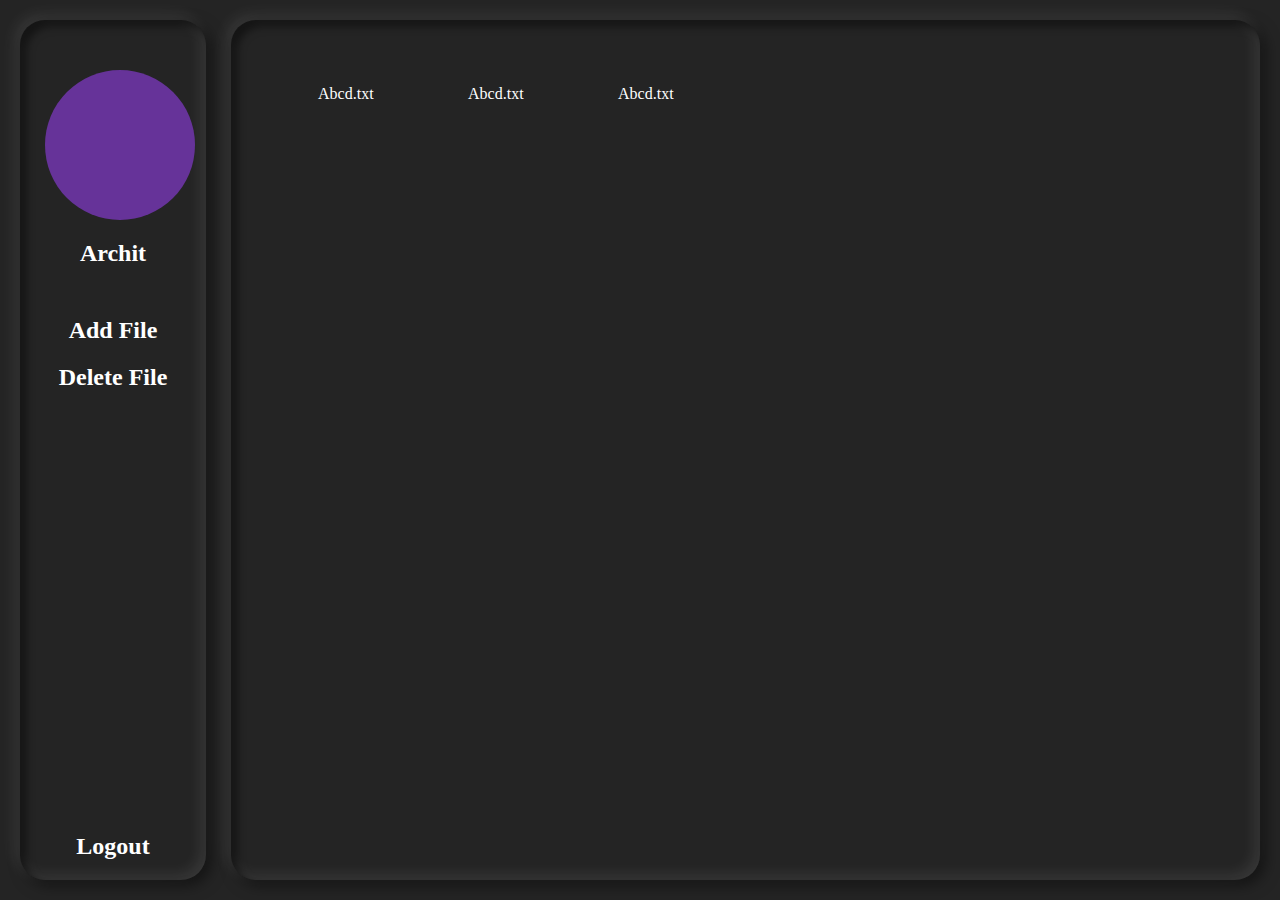
<file: Add File/index.html>
<!DOCTYPE html>
<html lang="en">
<head>
    <meta charset="UTF-8">
    <meta http-equiv="X-UA-Compatible" content="IE=edge">
    <meta name="viewport" content="width=device-width, initial-scale=1.0">
    <title>Document</title>
    <link rel="stylesheet" href="https://cdnjs.cloudflare.com/ajax/libs/font-awesome/5.15.3/css/all.min.css" integrity="sha512-iBBXm8fW90+nuLcSKlbmrPcLa0OT92xO1BIsZ+ywDWZCvqsWgccV3gFoRBv0z+8dLJgyAHIhR35VZc2oM/gI1w==" crossorigin="anonymous" referrerpolicy="no-referrer" />
    <link rel="stylesheet" href="style.css">
</head>
<body>
    
    <div class="left">
        <div class="btns">
            <div class="profileImg">
                <div class="editBtn">Change</div>
            </div>
            <div class="profileName">Archit</div>
            <label for="AddFiles" class="addFile">Add File</label>
            <input type="file" name="" style="display: none;" id="AddFiles">
            <div class="deleteBtn">Delete File</div>
        </div>
        <div class="logoutBtn">Logout</div>
    </div>
    <div class="right">

        <div class="file">
            <div class="type"><i class="far fa-file-word doc"></i></div>
            <div class="fileName">Abcd.txt</div>
        </div>
        <div class="file">
            <div class="type"><i class="fas fa-headphones-alt audio"></i></div>
            <div class="fileName">Abcd.txt</div>
        </div>
        <div class="file">
            <div class="type"><i class="fas fa-video video"></i></div>
            <div class="fileName">Abcd.txt</div>
        </div>

        <div class="deletePopUp"  >
            <div class="wrap"></div>
        </div>
        <div class="addPrivateKey">
            <div class="head">Enter Private Key</div>
            <input type="password" name="" id="addPrivateKey" placeholder="Enter Key">
            <div class="submitKey">Submit</div>
        </div>
    </div>

    <script src="./script.js"></script>
</body>
</html>
</file>
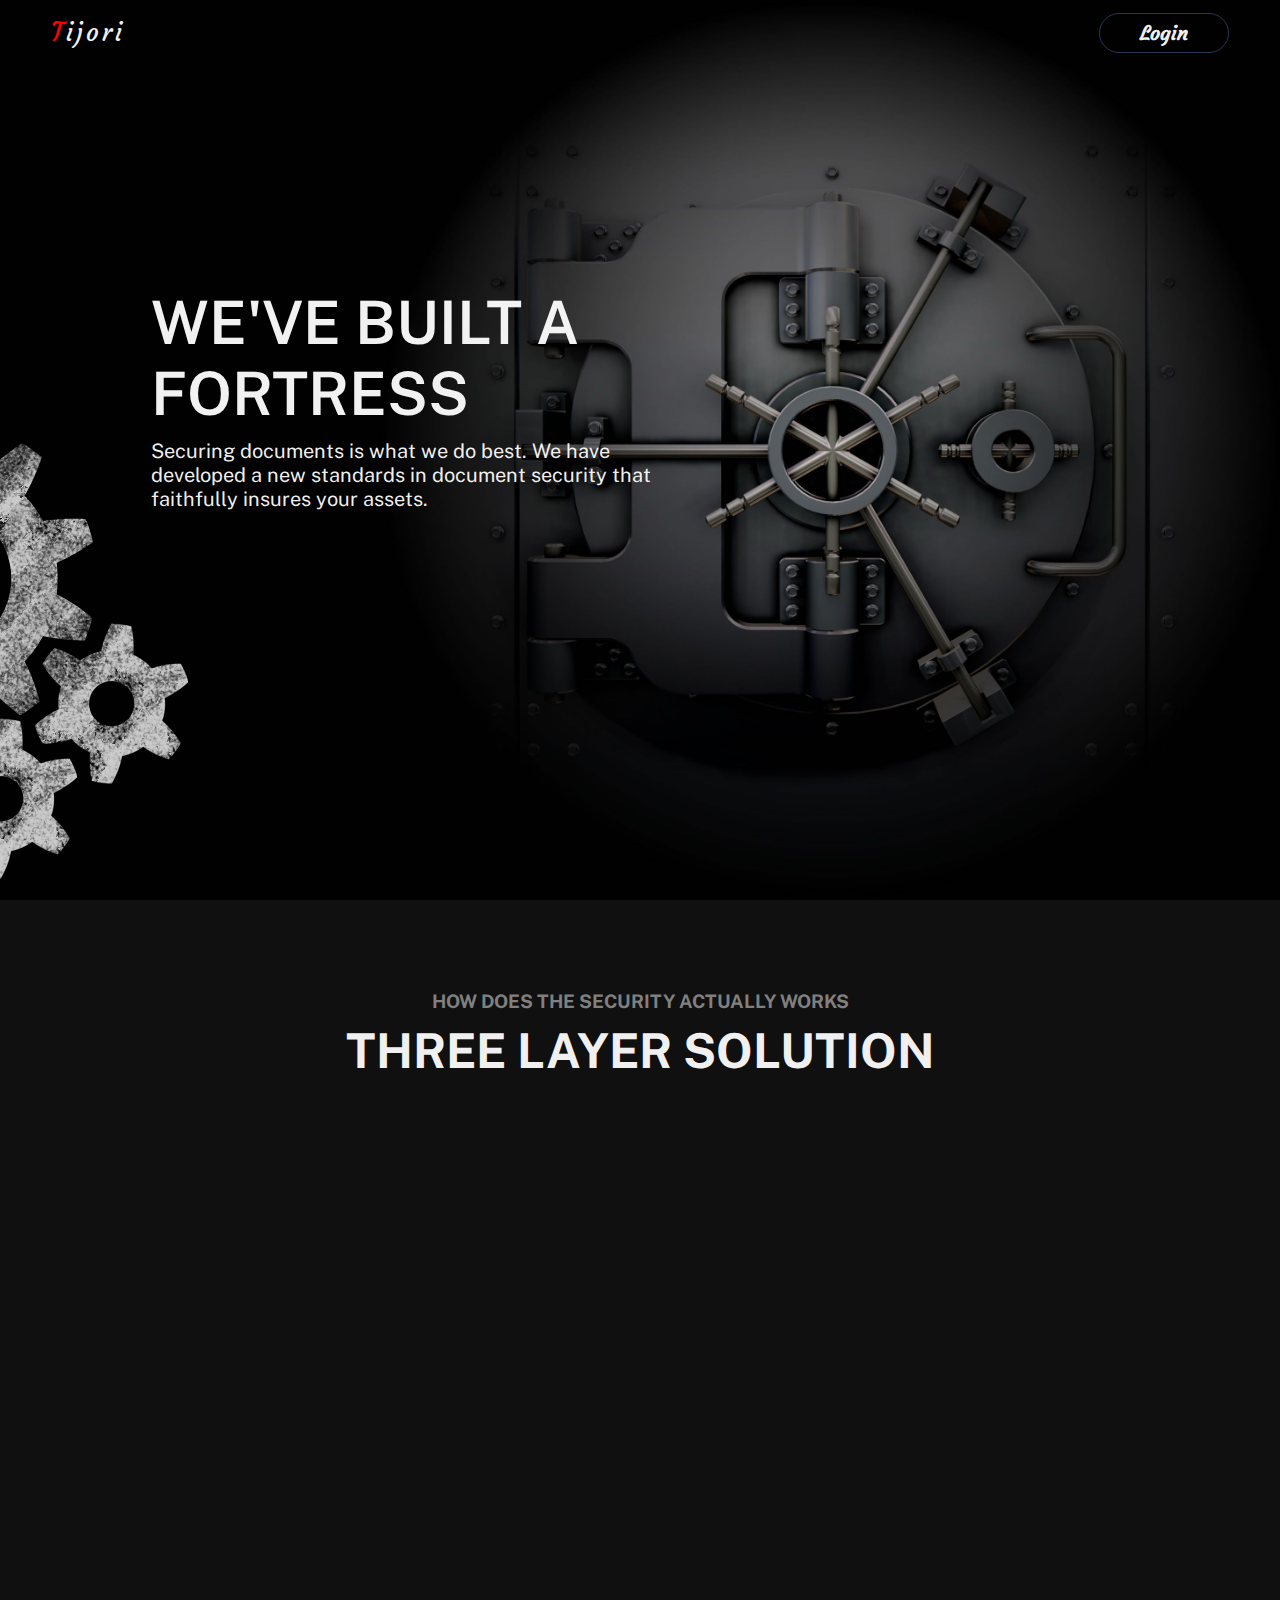
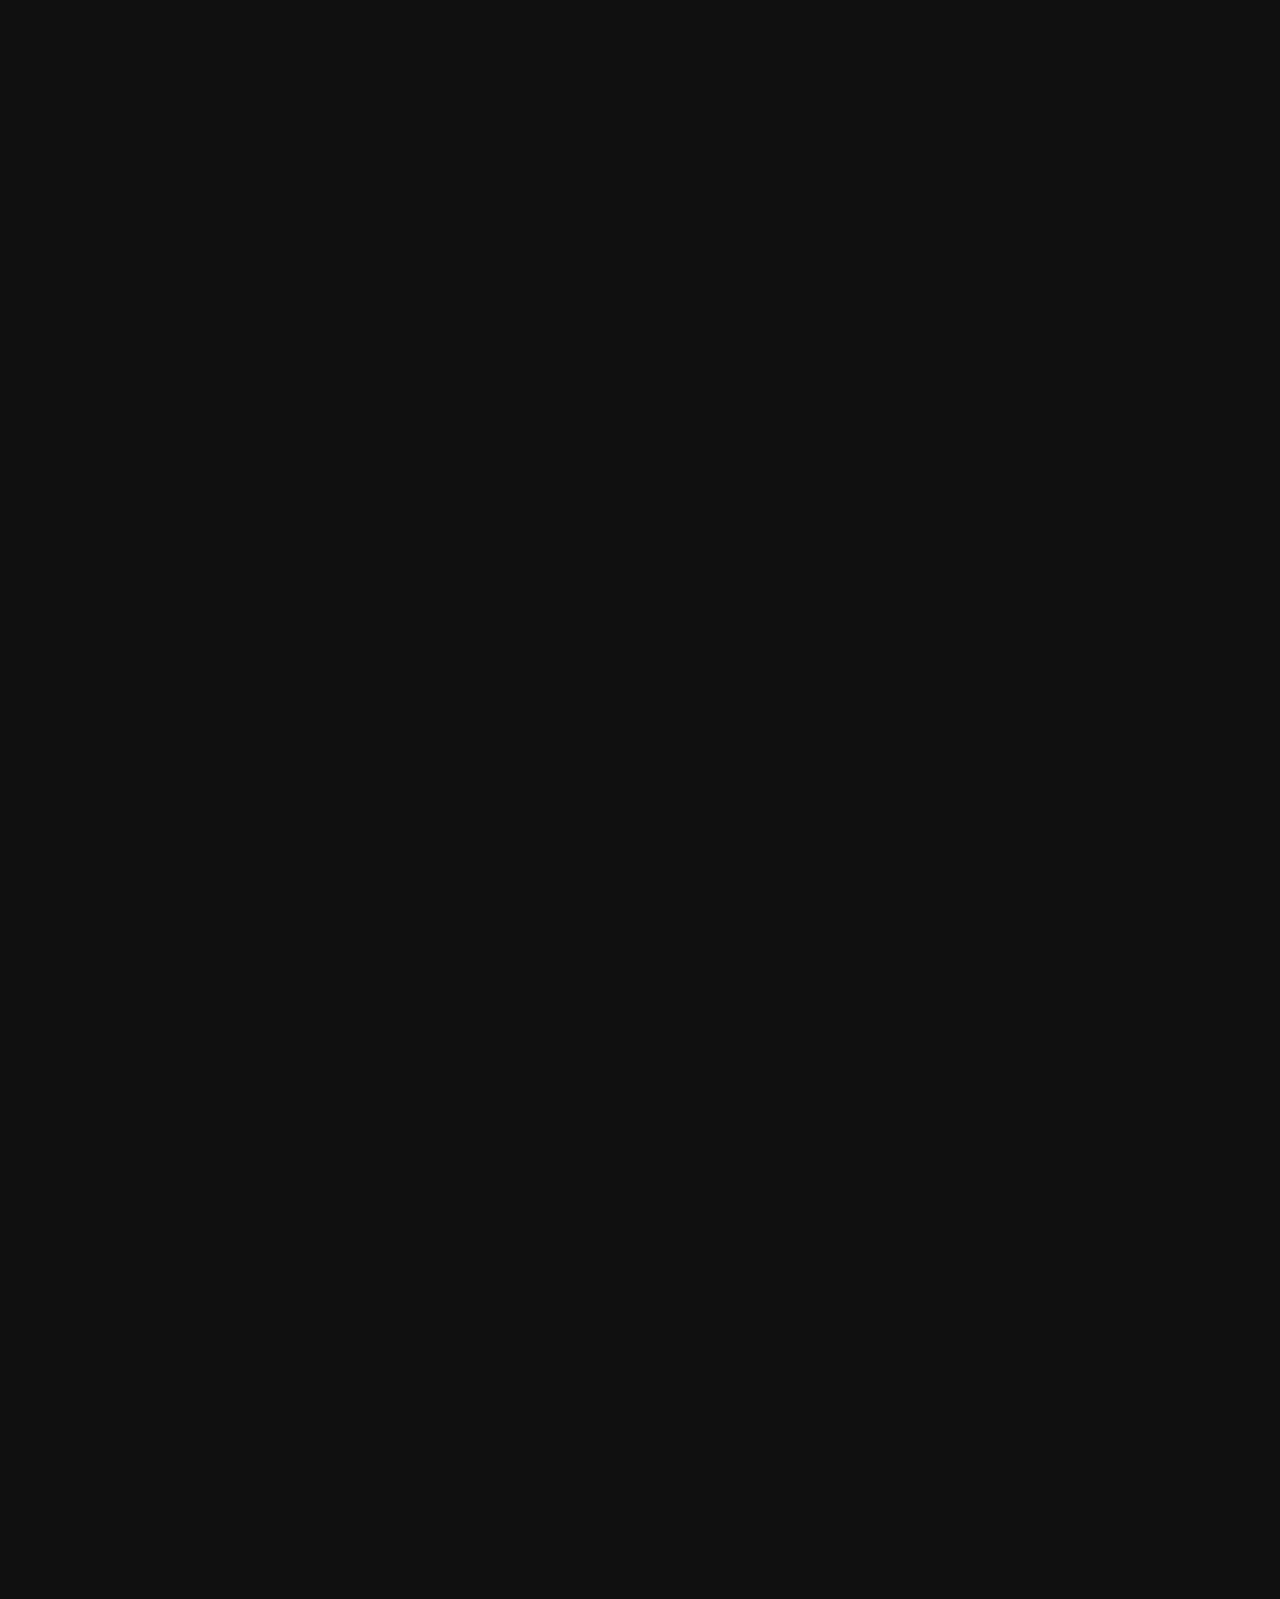
<file: home/index.html>
<!DOCTYPE html>
<html lang="en">
<head>
    <meta charset="UTF-8">
    <meta name="viewport" content="width=device-width, initial-scale=1.0">
    <title>Horizon</title>
    <link rel="stylesheet" href="horizon.css">
    <link rel="stylesheet" href="horizonQuery.css">
    <link rel="stylesheet" href="gear.css">
    <script src="https://cdnjs.cloudflare.com/ajax/libs/jquery/3.6.0/jquery.min.js" integrity="sha512-894YE6QWD5I59HgZOGReFYm4dnWc1Qt5NtvYSaNcOP+u1T9qYdvdihz0PPSiiqn/+/3e7Jo4EaG7TubfWGUrMQ==" crossorigin="anonymous" referrerpolicy="no-referrer"></script>
    <link rel="preconnect" href="https://fonts.gstatic.com">
    <link href="https://fonts.googleapis.com/css2?family=Chivo:wght@300&family=Courgette&family=Public+Sans:wght@200&display=swap" rel="stylesheet">
    <link rel="stylesheet" href="https://cdnjs.cloudflare.com/ajax/libs/font-awesome/5.15.3/css/all.min.css" integrity="sha512-iBBXm8fW90+nuLcSKlbmrPcLa0OT92xO1BIsZ+ywDWZCvqsWgccV3gFoRBv0z+8dLJgyAHIhR35VZc2oM/gI1w==" crossorigin="anonymous" referrerpolicy="no-referrer" />
</head>
<body>
    <div class="container">
        <div class="popup">
            <div class="logo"><span>T</span>ijori</div>
            <div class="wrap">
                <div class="login">
                    <div class="close"><i class="fas fa-times"></i></div>
                    <div class="heading">Login</div>
                    <div class="email">
                        <input type="email" name="" id="signinEmail" placeholder="Enter Email">
                    </div>
                    <div class="pass">
                        <input type="password" name="" id="signinPass" placeholder="Enter Password">
                    </div>
                    <div class="loginMsg"></div>
                    <div class="signinBtn">Submit</div>
                    <div class="signupOpt">Don't have an account? <span>Sign Up</span></div>
                </div>
                <div class="signup">
                    <div class="close"><i class="fas fa-times"></i></div>
                    <div class="heading">Create Account</div>
                    <div class="name">
                        <input type="text" name="" id="signupName" placeholder="Enter Name">
                    </div>
                    <div class="email">
                        <input type="email" name="" id="signupEmail" placeholder="Enter Email">
                    </div>
                    <div class="pass">
                        <input type="password" name="" id="signupPass" placeholder="Enter Password">
                    </div>
                    <div class="signupMsg"></div>
                    <div class="signupBtn">Submit</div>
                    <div class="signinOpt">Already have an account? <span>Sign In</span></div>
                </div>
                <img src="./images/home/80a6fdc462b058fc2536637f8eab079f.png" alt="" class="popupImg">
            </div>
        </div>
        <div class="div1">
            <div class="container-gears">
                <div class="gear2"></div>
                <div class="gear3"></div>
                <div class="gear1"></div>
              </div>
           
            <div class="headings">
                <div class="logo"><span>T</span>ijori</div>
                <div class="LoginBtn">Login</div>

            </div>
            <div class="content">
                <h1>WE'VE BUILT A FORTRESS</h1>
                <h3>Securing documents is what we do best. We have developed a new standards in document security that faithfully insures your assets.</h3>
             </div>
            
        </div>
        <h3 class="workSub">HOW DOES THE SECURITY ACTUALLY WORKS</h3>
        <h1 class="work">THREE LAYER SOLUTION</h1>
        <div class="div2">
            <div class="content2">
                <h1>ENCRYPTION</h1>
                <p>First layer of security is encryption, the file is encrypted using the a key which is formed using public key and the private key that can not be decrypted easily and makes it highly secured</p>
            </div>
            <div class="image2"></div>
        </div>
        <div class="div3">
            <div class="image3"></div>
            <div class="content3">
                <h1>SPLITTING OF FILES</h1>
                <p>One can find the file and able to decode it but what if every file is split into many files. In the next layer, files is split into 3 parts and store at different postions.</p>
            </div>
        </div>
        <div class="div4">
            <div class="content4">
                <h1>SECURITY OF ANOTHER PLATFORM</h1>
                <p>To add more security,we use platform like google drive, dropbox to store users files.All files stored in users account after splitting.</p>
            </div>
            <div class="image4"></div>
        </div>
        
        <div class="div5">
            <div class="image5"></div>
            <div class="content5">
                <h1>SECURITY KEYS</h1>
                <p>We don't store user's private key which make highly secured. If user lost it's private key there is no way to recover files. Files will be lost in the encrypted world for the life.</p>
            </div>
        </div>
        


    </div>
    <script src="horizon.js"></script>
    <script src="./gear.js"></script>
</body>
</html>
</file>
<file: Add File/style.css>
*{
    box-sizing: border-box;
}
body{
    padding: 20px ;
    margin: 0;
    background-color: #242424;
    display: flex;
    justify-content: space-between;
    
}

.left,.right{
    height: calc( 100vh - 40px );
    width: 15%;
    border-radius: 25px;
    display: flex;
    justify-content: space-between;
    align-items: flex-start;
    flex-direction: column;
    box-shadow: inset 6px 6px 8px rgb(0 0 0 / 50%), inset -4px -4px 15px rgb(255 255 255 / 10%), 5px 5px 15px rgb(0 0 0 / 50%), -5px -5px 15px rgb(255 255 255 / 10%);
}

.left{
    padding: 50px 25px 20px 25px;
    display: flex;
    justify-content: space-between;
    align-items: center;
    flex-direction: column;
}
.btns{
    width: 100%;
    height: 80%;
}
.profileImg{
    background-color: rebeccapurple;
    width: 150px;
    height: 150px;
    border-radius: 50%;
    margin: auto;
    margin-bottom: 20px;
    position: relative;
    overflow: hidden;
}
.editBtn{
    position: absolute;
    left: 0px;
    display: flex;
    justify-content: center;
    align-items: center;
    font-size: large;
    background-color: rgba(128, 128, 128, 0.77);
    width: 100%;
    height: 30px;
    cursor: pointer;
    font-weight: bold;
    bottom: -30px;
    color: black;
    transition: 0.2s;
}

.profileImg:hover .editBtn{
    bottom: 0px;
}


.profileName,.addFile,.deleteBtn,.logoutBtn{
    font-size: x-large;
    font-weight: bold;
    color: white;
    display: flex;
    justify-content: center;
    align-items: center;
    flex-wrap: wrap;
    word-break: break-all;
    margin-bottom: 20px;
    cursor: pointer;
}
.logoutBtn{
    margin: 0px;
}
.profileName{
    margin-bottom: 50px;
    cursor: default;
}
.addFile i,.deleteBtn i{
    margin-right: 20px;
}

.right{
    width: 83%;
    position: relative;
}

.deletePopUp{
    position: absolute;
    max-width: 0px;
    top: calc( 50% - 150px );
    left: calc( 50% - 300px);    
    display: none;
    overflow: hidden;

}
.activePopUp{
    max-width: 600px !important;
}
.wrap{
    min-width: 600px;
    max-width: 600px;
    min-height: 150px;
    flex-wrap: nowrap;
    display: flex;
    justify-content: center;
    align-items: center;
    font-size: xxx-large;
    color: #6CC0B4;
    border-radius: 30px;
    background-color: #3A3A3A;
  
}
.deleteBtn,.active{
    position: relative;
}
.deleteBtn::after{
    content: ' ';
    position: absolute;
    bottom: -5px;
    width: 0%;
    height: 2px;
    color:#6CC0B4;
    background-color: #6CC0B4;
    transition: 0.3s;
}
.active::after{
    content: ' ';
    position: absolute;
    bottom: -5px;
    width: 70%;
    height: 2px;
    color:#6CC0B4;
    background-color: #6CC0B4;
    transition: 0.3s;
}
.deleteBtn:hover::after{
    width: 70%;
}
.addPrivateKey{
    position: absolute;
    width: 600px;
    height: 200px;
    top: calc( 50% - 150px );
    left: calc( 50% - 300px); 
    display: none;
    flex-direction: column;
    justify-content: space-around;
    align-items: center;
    color: #6CC0B4;
    border-radius: 30px;
    background-color: #3A3A3A; 
    padding: 20px;  
}
.addPrivateKey .head{
    font-size: xx-large;
    font-weight: bold;
}
.submitKey{
    font-size: x-large;
    border: 1px solid #6CC0B4;
    border-radius: 20px;
    width: 130px;
    height: 40px;
    display: flex;
    justify-content: center;
    align-items: center;
    cursor: pointer;
}
#addPrivateKey{
    width: 80%;
    height: 30px;
    background-color: transparent;
    border: none;
    outline: none;
    border-bottom: 1px solid #6CC0B4;
    font-weight: bold;
    padding:  0px 10px ;
    color: #6CC0B4;
    font-size: x-large;
}

.right{
    padding: 40px;
    justify-content: flex-start !important;
    flex-direction: row !important;
    flex-wrap: wrap;
}

.file{
    width: 150px;
    height: 150px;
    display: flex;
    align-items: center;
    padding: 20px 10px;
    flex-direction: column;
    word-break: break-all;
    cursor: pointer;
}
.file .type{
    font-size: xxx-large;
    color: white;
    margin-bottom: 5px;
}
.doc{
    text-shadow:0px 0px 10px  rgb(13, 255, 0),
                0px 0px 30px  rgb(13, 255, 0);
}
.audio{
    text-shadow:0px 0px 10px  #00b3ff,
                0px 0px 30px  #00b3ff;
}
.video{
    text-shadow:0px 0px 10px  #ff0000,
                0px 0px 30px  #ff0000;
}
.fileName{
    color: white;
}
</file>
<file: home/horizon.css>
*{
    margin: 0px;
    padding: 0px;
    box-sizing: border-box;
}
body{
    background-color: #000000ef;
    font-family:'Public Sans', sans-serif;
}

.div1{
    background-image: url(./images/home/3065018\ \(1\).jpg);
    background-repeat: no-repeat;
    background-size: contain;
    background-color: #010101;
    background-position: top right;
    height: 100vh;
    min-width: 100%;
    padding: 1% 4%;
}
.headings{

display: flex;
justify-content: space-between;
align-items: center;
list-style: none;
color: #fffffff1;
font-size: 25px;
font-family: 'Courgette', cursive;

}
.logo{
    /* font-weight: bold; */
    letter-spacing: 3px;
    font-size: xx-large;
    cursor: pointer;
    color: #fffffff1;
font-size: 25px;
font-family: 'Courgette', cursive;

}
.logo span{
    color: red;
}

.content{
color: #fffffff1;
margin-left: 100px;
margin-top:  calc( 50vh - 216px );
max-width: 45%;
}
.content h1{
font-size: 60px;
font-weight: 600;
}
.content h3{
font-size: 20px;
font-weight: 400;
margin-top: 10px;
}

.LoginBtn{
border: 1px solid #293754;
display: flex;
justify-content: center;
align-items: center;
font-size: 20px;
width: 130px;
height: 40px;
border-radius: 30px;
transition: 1s;
cursor: pointer;
font-weight: 600;
}
.LoginBtn:hover{
transform: scale(1.1);
}
.workSub{
    width: 100%;
    display: flex;
    justify-content: center;
    align-items: center;
    color: gray;
    margin-top: 90px;

}
.work{
    width: 100%;
    display: flex;
    justify-content: center;
    align-items: center;
    font-size: 300%;
    margin-top: 10px;
    margin-bottom: 40px;
    color: #fffffff1;
}
.div2,.div3,.div4,.div5{
display: flex;
justify-content: space-between;
padding: 0px 15%;
align-items: center;
height: 500px ;
width: 100%;
border-color: white;
transition: 0.8s;
position: relative;
bottom: -80px;
opacity: 0;
}
.div2:hover{
    bottom: 0px;
}
.image2{
background-image: url(./images/home/website-maintenance.svg);
background-size: cover;
background-repeat: no-repeat;
height: 80%;
width: 50%;
background-position:  0%;
}
.content2,.content3,.content4,.content5{
max-width: 45%;
}
.content2 h1, .content3 h1 , .content4 h1, .content5 h1{
color: #fffffff1;
font-size: 40px;
font-weight: 600;
}
.content2 p , .content3 p , .content4 p, .content5 p{
color: #fffffff1;
font-size: 20px;
font-weight: 500;
margin-top: 20px;
}
.content3,.content5{
    text-align: right;
}

.image3{
background-image: url(./images/home/pie-chart.svg);
background-size: 80%;
background-repeat: no-repeat;
height: 100%;
width: 50%;
background-position: left;
}
.image4{
background-image: url(./images/home/support-center-1768669-1504145.webp);
background-size: contain;
background-size: 80%;
background-repeat: no-repeat;
height: 100%;
width: 50%;
background-position: right;
}

.image5{
background-image: url(./images/home/encryption-key-management-best-practices.jpg);
background-size: auto;
background-repeat: no-repeat;
background-size: 80%;
height: 100%;
width: 50%;
background-position: left;
}

.popup{
    height: 100vh;
    width: 100%;
    position: absolute;
    top: 0px;
    left: 0px;
    backdrop-filter: blur(8px);
    padding: 20px 60px;
    display: none;
}

.wrap{
    position: relative;
    width: 50%;
    height: 55%;
    margin: 15vh auto;
    border-radius: 20px;
    display: flex;
    background-color: white;
    overflow: hidden;
}
.login,.signup{
    height: 100%;
    width: 50%;
    display: flex;
    flex-direction: column;
    padding: 0px 40px;
    padding-top: 20px;
}
.close{
    width: 100%;
    height: 50px;
    display: flex;
    justify-content: flex-end;
    align-items: center;
    font-size: x-large;
    font-weight: bolder;
    cursor: pointer;
}

.wrap .heading{
    width: 100%;
    display: flex;
    justify-content: center;
    font-size: xx-large;
    font-weight: bold;
    margin-bottom: 40px;
}

.wrap input{
    width: 100%;
    border: none;
    outline: none;
    border-bottom: 1px solid gray;
    font-size: large;
    padding: 5px 5px 5px 0px;
    color: gray;
}
.email,.name{
    margin-bottom: 20px;
}
.signinBtn,.signupBtn{
    width: 100px;
    height: 40px;
    border-radius: 25px;
    display: flex;
    justify-content: center;
    align-items: center;
    font-weight: bold;
    cursor: pointer;
    margin-bottom: 15px;
    border: 1px solid gray;
}

.signinOpt span,.signupOpt span{
    color: rgb(0, 0, 164);
    text-decoration: underline;
    cursor: pointer;
}

.popupImg{
    position: absolute;
    top: 0px;
    left: 0%;
    height: 100%;
    width: 50%;
    transition: .5s;

}
.shiftLeft{
    left: 0px;
    
}
.shiftRight{
    right: 0px;

}
.signupMsg,.loginMsg{
    color: red;
    font-weight: bolder;
    font-size: large;
    width: 100%;
    display: flex;
    align-items: center;
    height: 25px;
    margin-bottom: 10px;
}
</file>
<file: home/horizonQuery.css>
@media only screen and (orientation:landscape) and (max-width:1025px){
    .div1{
        background-size: contain;
    }
}
@media only screen and (orientation:landscape) and (max-width:825px){
    .div1{
        background-size: contain;
        background-position: right;

    }
    .headings{
        height: fit-content;
    }
    .headings li{
        font-size: large;
        margin-right: 25px;
        margin-bottom: 12px;

    }
    .content{
        margin-top: 0px;
        margin-left: 30px;
    }
    .content h1{
        font-size: xx-large;
        
    }
    .content h2{
        font-size: large;
        margin-top: 15px;
    }
    .content p{
        font-size: medium;
    }
    .loginP,.loginD{
        font-size: 15px;
        width: 100px;
        height: 30px;
    }
    .image2,.image3,.image4{
        background-size: 150%;

    }
    .content2,.content3,.content4{
        max-width: 45%;
    }
    .div2,.div3,.div4{
        height: 325px;

    }
    .content2 h1,.content3 h1,.content4 h1{
        font-size: 30px;
    }
    .content2 p,.content3 p,.content4 p{
        font-size: 16px;
    }
}
@media only screen and (orientation:landscape) and (max-width:740px){
    .div1{
        background-position: left top;
        
    }
    .content{
        max-width: 55%;
    }
}
@media only screen and (orientation:landscape) and (max-width:650px){
    .headings li{
        margin: 40px 30px;
    }
}
@media only screen and (orientation:landscape) and (max-width:570px){
    .div2,.div3,.div4{
        height: 275px;

    }
    .headings li{
        margin: 30px 20px;
        font-size: medium;
    }
    .content{
        max-width: 65%;
    }
    .content h1{
        
        font-size: 30px;
    }
    .content h3{
        font-size: 15px;
    }
}
@media only screen and (orientation:portrait) and (max-width:1026px){
    .div1{
        background-size:contain;
        min-height:45vh;
    }
    .content{
        max-width: 65%;
        margin-left: 50px;
    }

}
@media only screen and (orientation:portrait) and (max-width:770px){
    .div1{
        background-size:contain;
        min-height:45vh;
    }
    .content{
        max-width: 65%;
       margin-left: 50px;
       margin-top: 0px;
    }
    .content h1{
        font-size: 45px;
    }
    .headings li{
        margin: 45px 30px;
    }
    .image2,.image3,.image4{
        background-size: 180%;
    }
    .content2,.content3,.content4{
        max-width: 45%;
    }
    .div2,.div3,.div4{
        height:400px
    }
}
@media only screen and (orientation:portrait) and (max-width:450px){
    .div1{
        background-size: 120%;
        min-height: 37vh;
        background-position: right top;
    }
    .headings li{
        margin: 20px 10px;
        font-size: medium;
    }
    .content{
        margin-left: 30px;
        margin-top: 10px;
        max-width: 80%;
    }

    .content h1{
        font-size: 25px;
    }
    .content h3{
        font-size: 15px;
    }
    .content h2{
        margin-top: 15px;
        font-size: 20px
    }
    .loginP,.loginD{
        height: 30px;
        width: 90px;
        font-size: medium;
        
    }
    .loginP{
        margin-left: 15px;
    }
    .div2,.div3,.div4{
        flex-direction: column;
        height: 510px;
    }
    .div3{
        flex-direction: column-reverse;
        height: 500px;
    }
    .content2, .content3, .content4 {
        max-width: 85%;
        padding-bottom: 50px;
        border-bottom: 6px double gray;
    }
    .content2 h1, .content3 h1, .content4 h1{
        font-size: 25px;
        
    }
    .content2 p, .content3 p, .content4 p{
        font-size: 17px;
        font-weight: 500;
        display: flex;
        align-items: center;
        
    }
     .image2,.image3,.image4{
         
        background-size: cover;
        width: 70%;
        height: 47%;
        background-position: center;
    } 
    .image3{
        height: 35%;
    }
    .image4{
        height: 60%;
    }
}
@media only screen and (orientation:portrait) and (max-width:330px){
    .headings li{
        font-size: 15px;
        margin: 20px 10px ;
    }
    .content{
        max-width: 90%;
        margin-left:10px;
    }
}
</file>
<file: home/gear.css>
.container-gears{
width: 443px;
height: 457px;
margin-left: -286px;
margin-top: 88px;
position: fixed;
top: 250px;
}

.container-gears .gear1{
background: url('./images/home/BjgGPow.png') no-repeat;
width: 164px;
height: 164px;
margin-left: 159px;
margin-top: 380px;
position: absolute;
float: right;
}

.container-gears .gear2{
background: url('./images/home/jPTWFDu.png') no-repeat;
width: 328px;
height: 328px;
margin-top: 73px;
float: left;
}

.container-gears .gear3{
background: url('./images/home/BjgGPow.png') no-repeat;
width: 153px;
height: 161px;
position: absolute;
margin-top: 285px;
margin-left: 270px;
}
</file>
